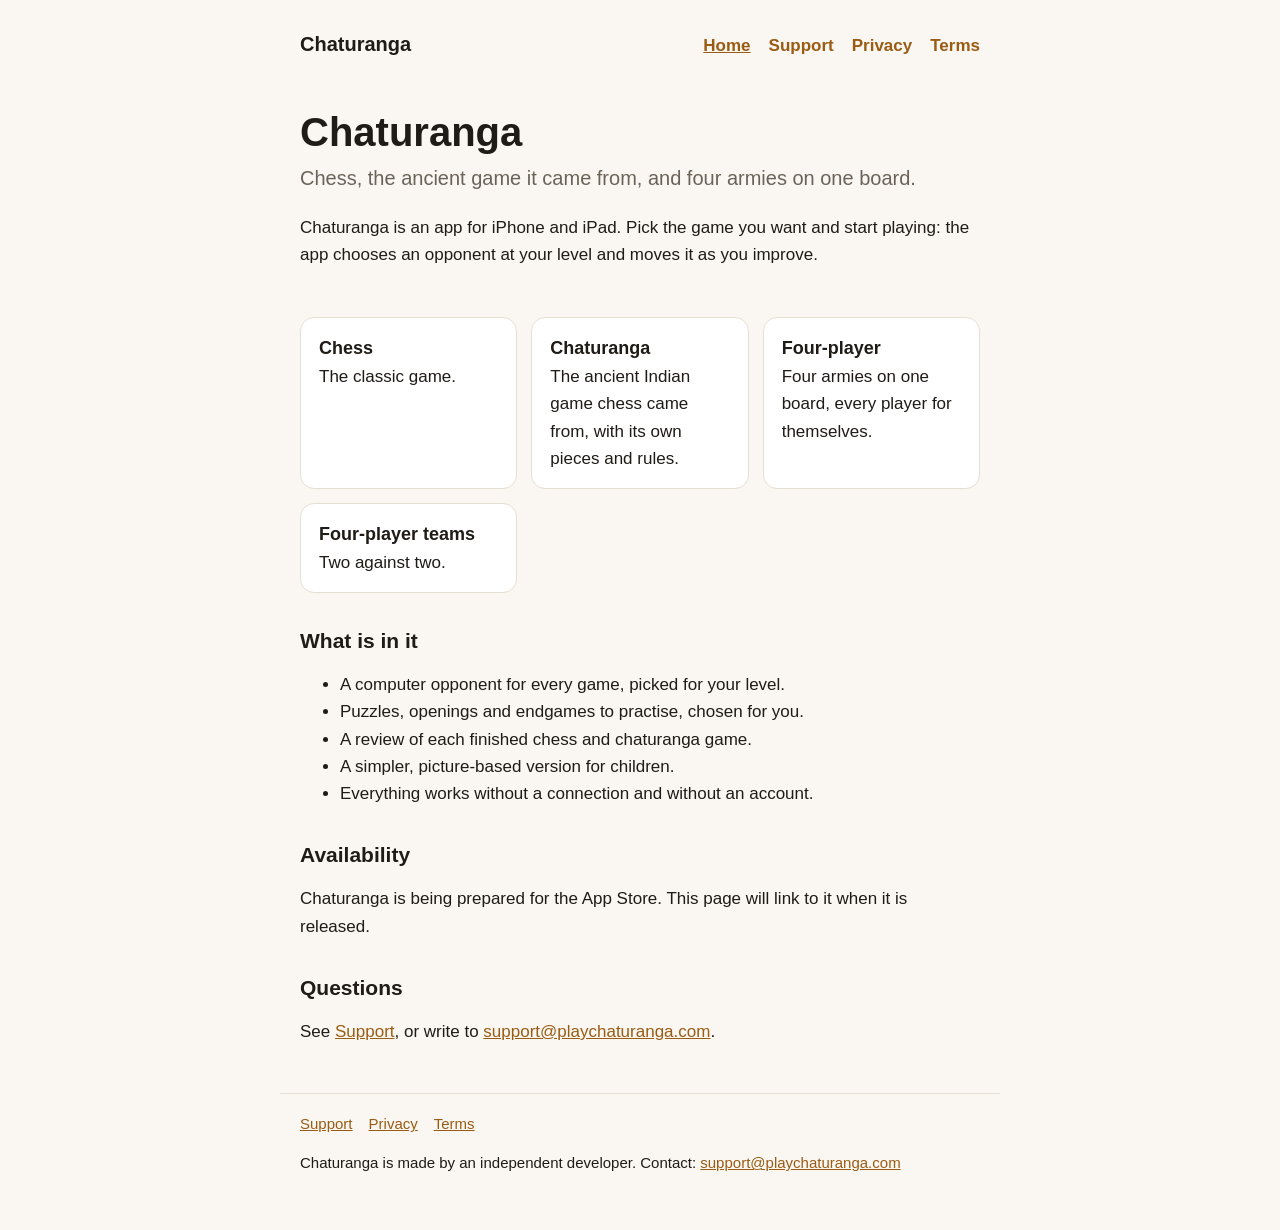
<file: index.html>
<!doctype html>
<html lang="en">
<head>
<meta charset="utf-8">
<meta name="viewport" content="width=device-width, initial-scale=1">
<title>Chaturanga — chess, the ancient game it came from, and four-player play</title>
<meta name="description" content="Chaturanga is an app for chess, the ancient Indian game chess came from, and four-player games, with an opponent that matches your level.">
<link rel="stylesheet" href="/style.css">
</head>
<body>
<header>
<a class="name" href="/">Chaturanga</a>
<nav aria-label="Site"><a href="/" aria-current="page">Home</a><a href="/support/">Support</a><a href="/privacy/">Privacy</a><a href="/terms/">Terms</a></nav>
</header>
<main>
<section class="hero">
<h1>Chaturanga</h1>
<p class="lead">Chess, the ancient game it came from, and four armies on one board.</p>
<p>Chaturanga is an app for iPhone and iPad. Pick the game you want and start playing: the app chooses an opponent at your level and moves it as you improve.</p>
</section>
<ul class="cards">
<li><strong>Chess</strong>The classic game.</li>
<li><strong>Chaturanga</strong>The ancient Indian game chess came from, with its own pieces and rules.</li>
<li><strong>Four-player</strong>Four armies on one board, every player for themselves.</li>
<li><strong>Four-player teams</strong>Two against two.</li>
</ul>
<h2>What is in it</h2>
<ul>
<li>A computer opponent for every game, picked for your level.</li>
<li>Puzzles, openings and endgames to practise, chosen for you.</li>
<li>A review of each finished chess and chaturanga game.</li>
<li>A simpler, picture-based version for children.</li>
<li>Everything works without a connection and without an account.</li>
</ul>
<h2>Availability</h2>
<p>Chaturanga is being prepared for the App Store. This page will link to it when it is released.</p>
<h2>Questions</h2>
<p>See <a href="/support/">Support</a>, or write to <a href="mailto:support@playchaturanga.com">support@playchaturanga.com</a>.</p>
</main>
<footer>
<a href="/support/">Support</a><a href="/privacy/">Privacy</a><a href="/terms/">Terms</a>
<p>Chaturanga is made by an independent developer. Contact: <a href="mailto:support@playchaturanga.com">support@playchaturanga.com</a></p>
</footer>
</body>
</html>
</file>
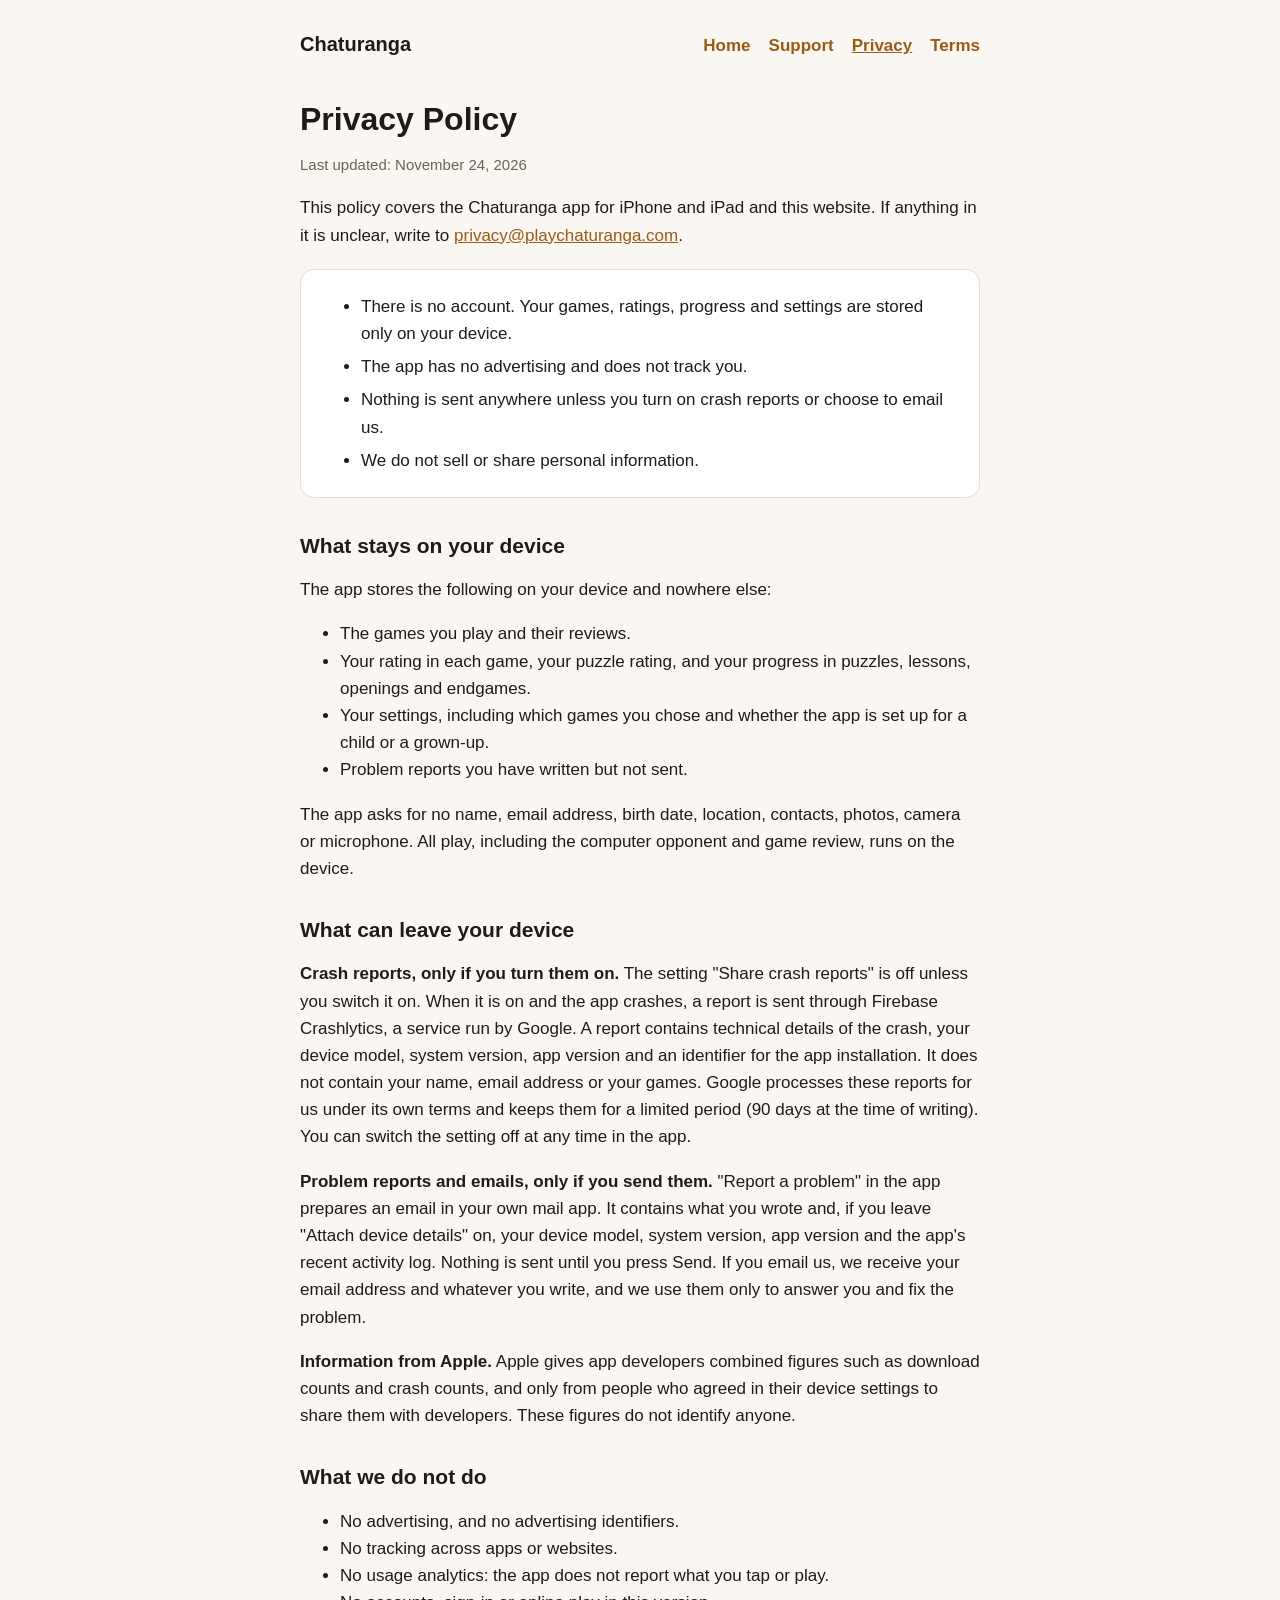
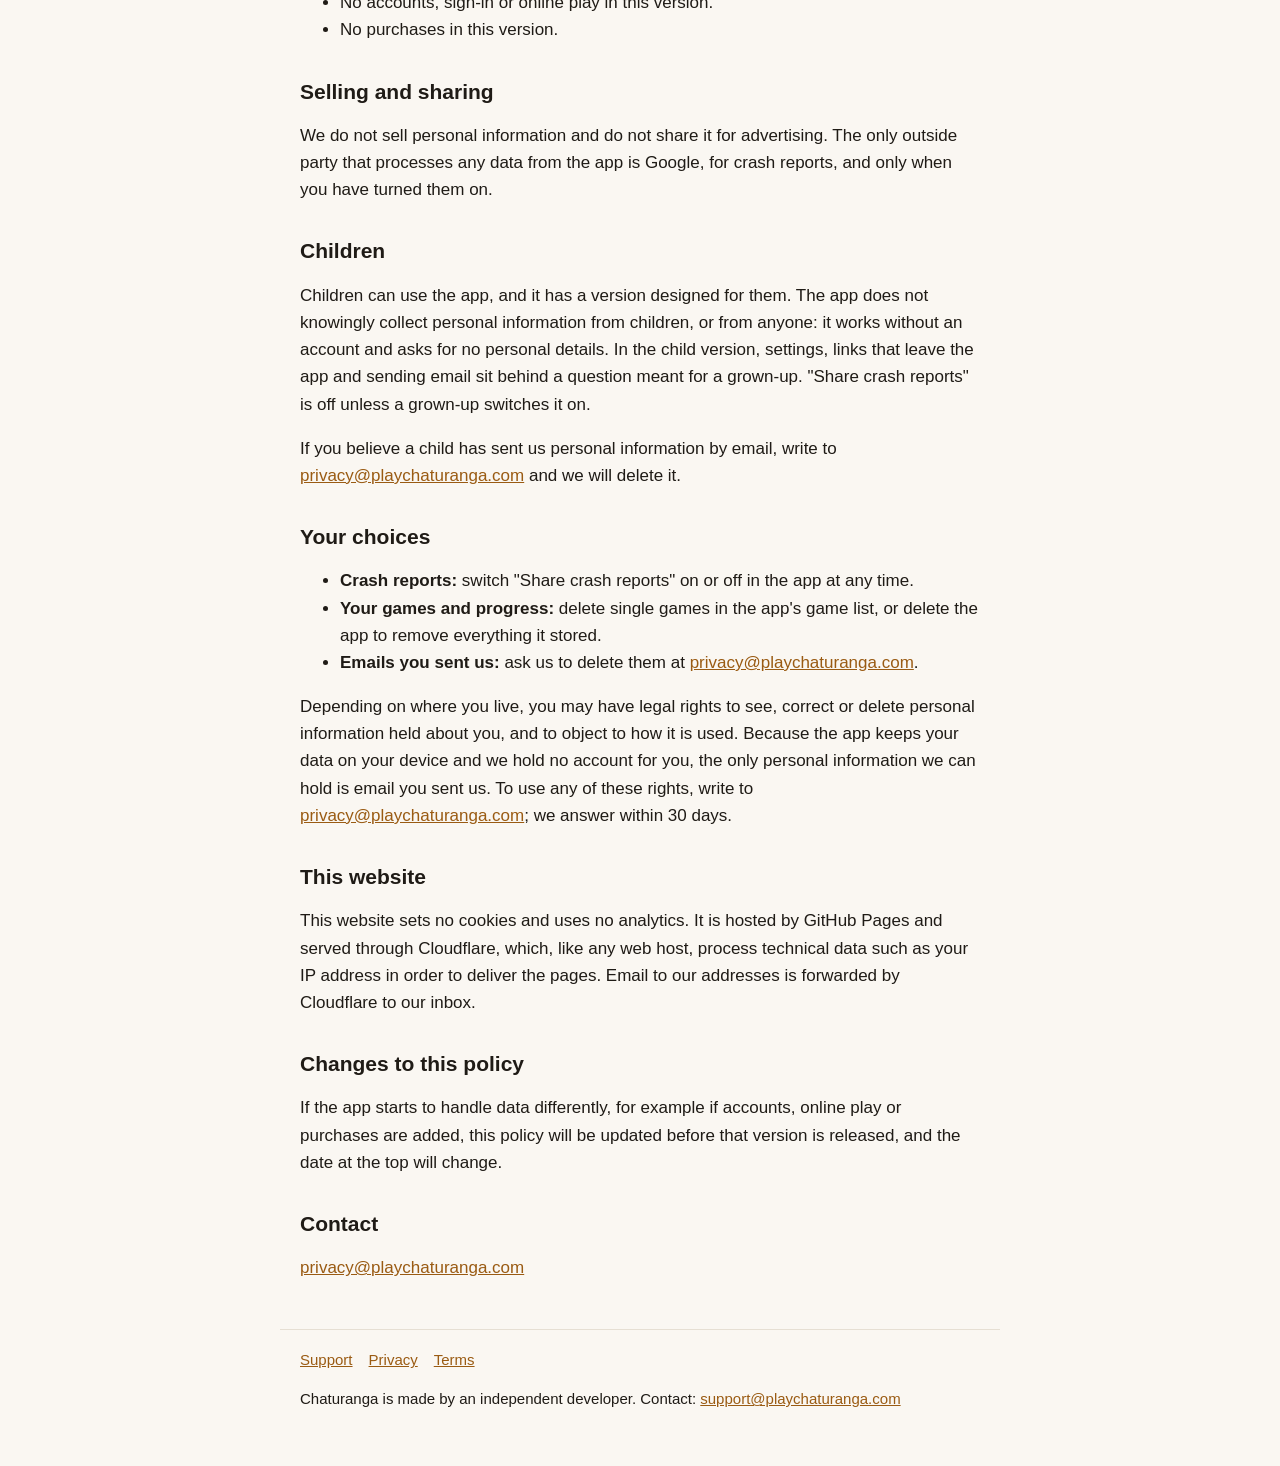
<file: privacy/index.html>
<!doctype html>
<html lang="en">
<head>
<meta charset="utf-8">
<meta name="viewport" content="width=device-width, initial-scale=1">
<title>Privacy Policy — Chaturanga</title>
<meta name="description" content="What the Chaturanga app stores, what can leave your device, and your choices.">
<link rel="stylesheet" href="/style.css">
</head>
<body>
<header>
<a class="name" href="/">Chaturanga</a>
<nav aria-label="Site"><a href="/">Home</a><a href="/support/">Support</a><a href="/privacy/" aria-current="page">Privacy</a><a href="/terms/">Terms</a></nav>
</header>
<main>
<h1>Privacy Policy</h1>
<p class="updated">Last updated: November 24, 2026</p>
<p>This policy covers the Chaturanga app for iPhone and iPad and this website. If anything in it is unclear, write to <a href="mailto:privacy@playchaturanga.com">privacy@playchaturanga.com</a>.</p>
<div class="summary">
<ul>
<li>There is no account. Your games, ratings, progress and settings are stored only on your device.</li>
<li>The app has no advertising and does not track you.</li>
<li>Nothing is sent anywhere unless you turn on crash reports or choose to email us.</li>
<li>We do not sell or share personal information.</li>
</ul>
</div>

<h2 id="on-device">What stays on your device</h2>
<p>The app stores the following on your device and nowhere else:</p>
<ul>
<li>The games you play and their reviews.</li>
<li>Your rating in each game, your puzzle rating, and your progress in puzzles, lessons, openings and endgames.</li>
<li>Your settings, including which games you chose and whether the app is set up for a child or a grown-up.</li>
<li>Problem reports you have written but not sent.</li>
</ul>
<p>The app asks for no name, email address, birth date, location, contacts, photos, camera or microphone. All play, including the computer opponent and game review, runs on the device.</p>

<h2 id="leaves-device">What can leave your device</h2>
<p><strong>Crash reports, only if you turn them on.</strong> The setting "Share crash reports" is off unless you switch it on. When it is on and the app crashes, a report is sent through Firebase Crashlytics, a service run by Google. A report contains technical details of the crash, your device model, system version, app version and an identifier for the app installation. It does not contain your name, email address or your games. Google processes these reports for us under its own terms and keeps them for a limited period (90 days at the time of writing). You can switch the setting off at any time in the app.</p>
<p><strong>Problem reports and emails, only if you send them.</strong> "Report a problem" in the app prepares an email in your own mail app. It contains what you wrote and, if you leave "Attach device details" on, your device model, system version, app version and the app's recent activity log. Nothing is sent until you press Send. If you email us, we receive your email address and whatever you write, and we use them only to answer you and fix the problem.</p>
<p><strong>Information from Apple.</strong> Apple gives app developers combined figures such as download counts and crash counts, and only from people who agreed in their device settings to share them with developers. These figures do not identify anyone.</p>

<h2 id="do-not">What we do not do</h2>
<ul>
<li>No advertising, and no advertising identifiers.</li>
<li>No tracking across apps or websites.</li>
<li>No usage analytics: the app does not report what you tap or play.</li>
<li>No accounts, sign-in or online play in this version.</li>
<li>No purchases in this version.</li>
</ul>

<h2 id="do-not-sell">Selling and sharing</h2>
<p>We do not sell personal information and do not share it for advertising. The only outside party that processes any data from the app is Google, for crash reports, and only when you have turned them on.</p>

<h2 id="children">Children</h2>
<p>Children can use the app, and it has a version designed for them. The app does not knowingly collect personal information from children, or from anyone: it works without an account and asks for no personal details. In the child version, settings, links that leave the app and sending email sit behind a question meant for a grown-up. "Share crash reports" is off unless a grown-up switches it on.</p>
<p>If you believe a child has sent us personal information by email, write to <a href="mailto:privacy@playchaturanga.com">privacy@playchaturanga.com</a> and we will delete it.</p>

<h2 id="choices">Your choices</h2>
<ul>
<li><strong>Crash reports:</strong> switch "Share crash reports" on or off in the app at any time.</li>
<li><strong>Your games and progress:</strong> delete single games in the app's game list, or delete the app to remove everything it stored.</li>
<li><strong>Emails you sent us:</strong> ask us to delete them at <a href="mailto:privacy@playchaturanga.com">privacy@playchaturanga.com</a>.</li>
</ul>
<p>Depending on where you live, you may have legal rights to see, correct or delete personal information held about you, and to object to how it is used. Because the app keeps your data on your device and we hold no account for you, the only personal information we can hold is email you sent us. To use any of these rights, write to <a href="mailto:privacy@playchaturanga.com">privacy@playchaturanga.com</a>; we answer within 30 days.</p>

<h2 id="website">This website</h2>
<p>This website sets no cookies and uses no analytics. It is hosted by GitHub Pages and served through Cloudflare, which, like any web host, process technical data such as your IP address in order to deliver the pages. Email to our addresses is forwarded by Cloudflare to our inbox.</p>

<h2 id="changes">Changes to this policy</h2>
<p>If the app starts to handle data differently, for example if accounts, online play or purchases are added, this policy will be updated before that version is released, and the date at the top will change.</p>

<h2 id="contact">Contact</h2>
<p><a href="mailto:privacy@playchaturanga.com">privacy@playchaturanga.com</a></p>
</main>
<footer>
<a href="/support/">Support</a><a href="/privacy/">Privacy</a><a href="/terms/">Terms</a>
<p>Chaturanga is made by an independent developer. Contact: <a href="mailto:support@playchaturanga.com">support@playchaturanga.com</a></p>
</footer>
</body>
</html>
</file>
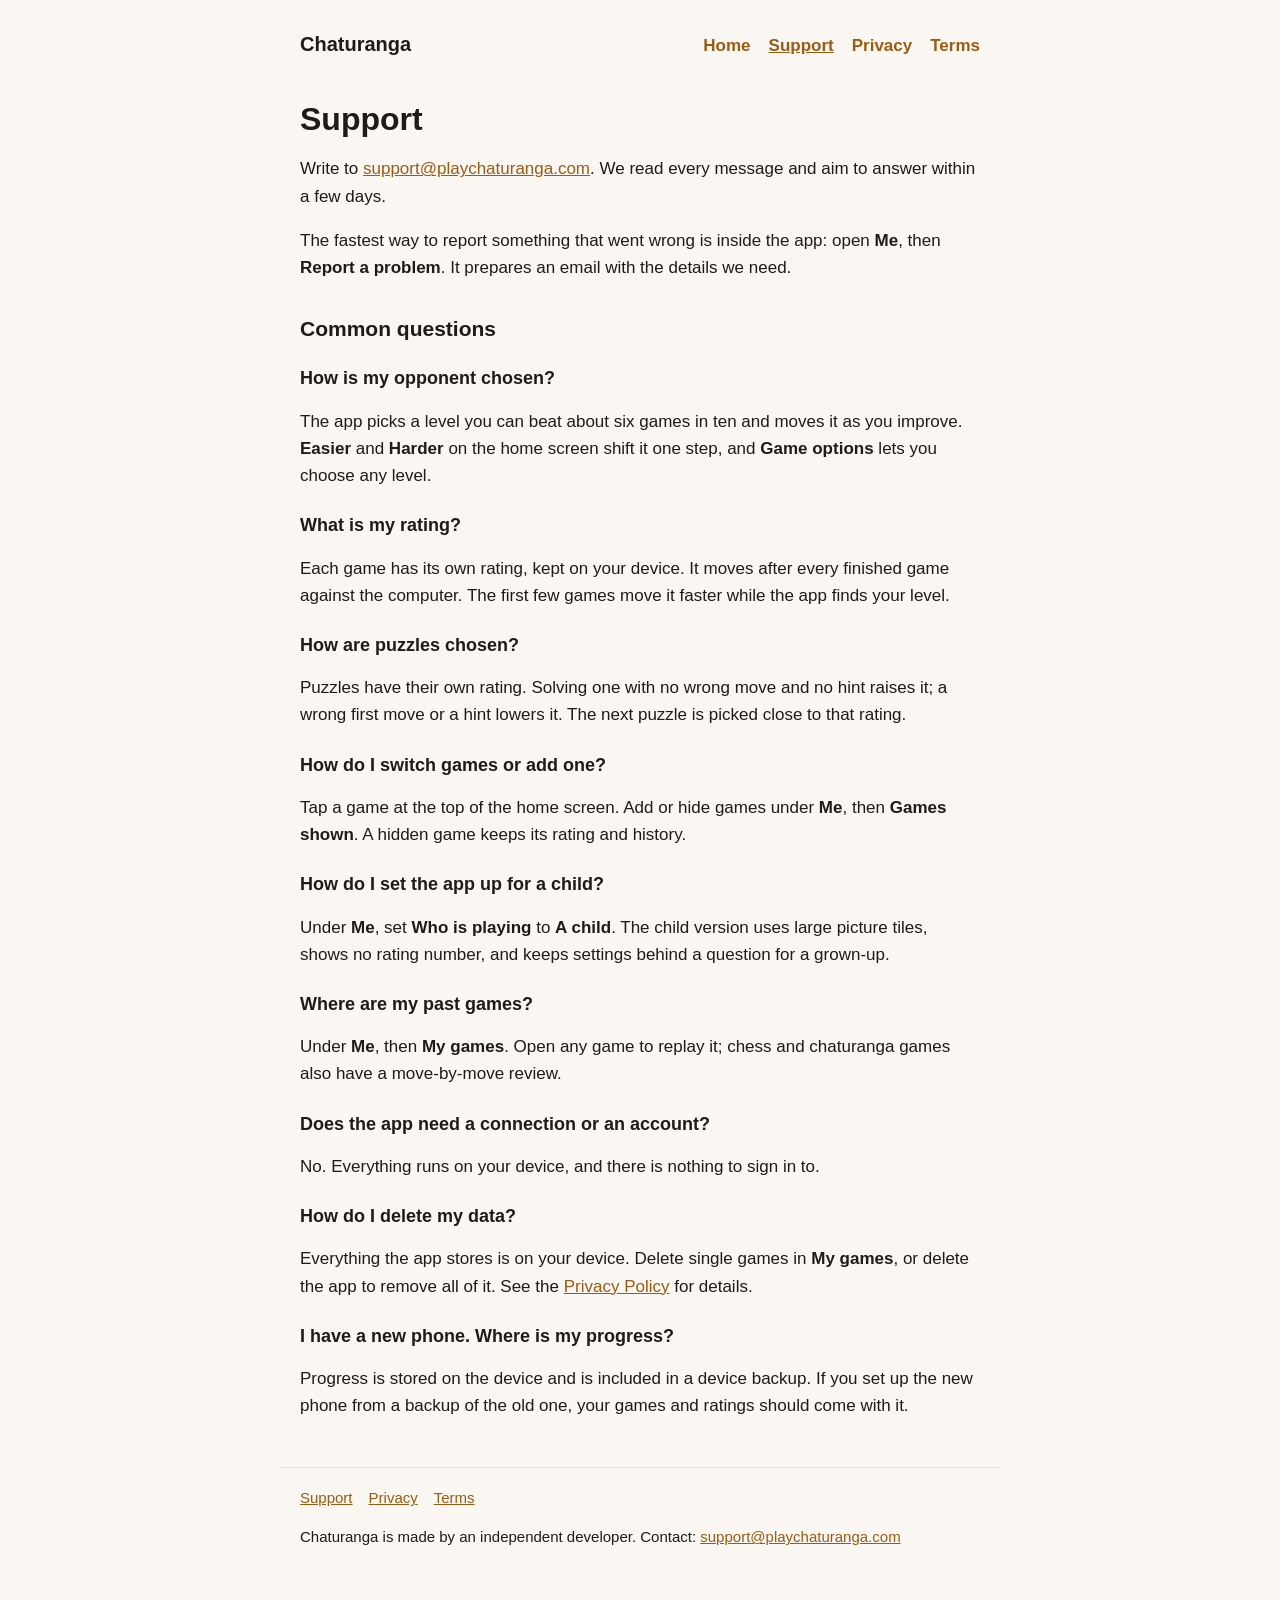
<file: support/index.html>
<!doctype html>
<html lang="en">
<head>
<meta charset="utf-8">
<meta name="viewport" content="width=device-width, initial-scale=1">
<title>Support — Chaturanga</title>
<meta name="description" content="Help with the Chaturanga app: common questions and how to reach us.">
<link rel="stylesheet" href="/style.css">
</head>
<body>
<header>
<a class="name" href="/">Chaturanga</a>
<nav aria-label="Site"><a href="/">Home</a><a href="/support/" aria-current="page">Support</a><a href="/privacy/">Privacy</a><a href="/terms/">Terms</a></nav>
</header>
<main>
<h1>Support</h1>
<p>Write to <a href="mailto:support@playchaturanga.com">support@playchaturanga.com</a>. We read every message and aim to answer within a few days.</p>
<p>The fastest way to report something that went wrong is inside the app: open <strong>Me</strong>, then <strong>Report a problem</strong>. It prepares an email with the details we need.</p>

<h2>Common questions</h2>
<h3>How is my opponent chosen?</h3>
<p>The app picks a level you can beat about six games in ten and moves it as you improve. <strong>Easier</strong> and <strong>Harder</strong> on the home screen shift it one step, and <strong>Game options</strong> lets you choose any level.</p>
<h3>What is my rating?</h3>
<p>Each game has its own rating, kept on your device. It moves after every finished game against the computer. The first few games move it faster while the app finds your level.</p>
<h3>How are puzzles chosen?</h3>
<p>Puzzles have their own rating. Solving one with no wrong move and no hint raises it; a wrong first move or a hint lowers it. The next puzzle is picked close to that rating.</p>
<h3>How do I switch games or add one?</h3>
<p>Tap a game at the top of the home screen. Add or hide games under <strong>Me</strong>, then <strong>Games shown</strong>. A hidden game keeps its rating and history.</p>
<h3>How do I set the app up for a child?</h3>
<p>Under <strong>Me</strong>, set <strong>Who is playing</strong> to <strong>A child</strong>. The child version uses large picture tiles, shows no rating number, and keeps settings behind a question for a grown-up.</p>
<h3>Where are my past games?</h3>
<p>Under <strong>Me</strong>, then <strong>My games</strong>. Open any game to replay it; chess and chaturanga games also have a move-by-move review.</p>
<h3>Does the app need a connection or an account?</h3>
<p>No. Everything runs on your device, and there is nothing to sign in to.</p>
<h3>How do I delete my data?</h3>
<p>Everything the app stores is on your device. Delete single games in <strong>My games</strong>, or delete the app to remove all of it. See the <a href="/privacy/">Privacy Policy</a> for details.</p>
<h3>I have a new phone. Where is my progress?</h3>
<p>Progress is stored on the device and is included in a device backup. If you set up the new phone from a backup of the old one, your games and ratings should come with it.</p>
</main>
<footer>
<a href="/support/">Support</a><a href="/privacy/">Privacy</a><a href="/terms/">Terms</a>
<p>Chaturanga is made by an independent developer. Contact: <a href="mailto:support@playchaturanga.com">support@playchaturanga.com</a></p>
</footer>
</body>
</html>
</file>
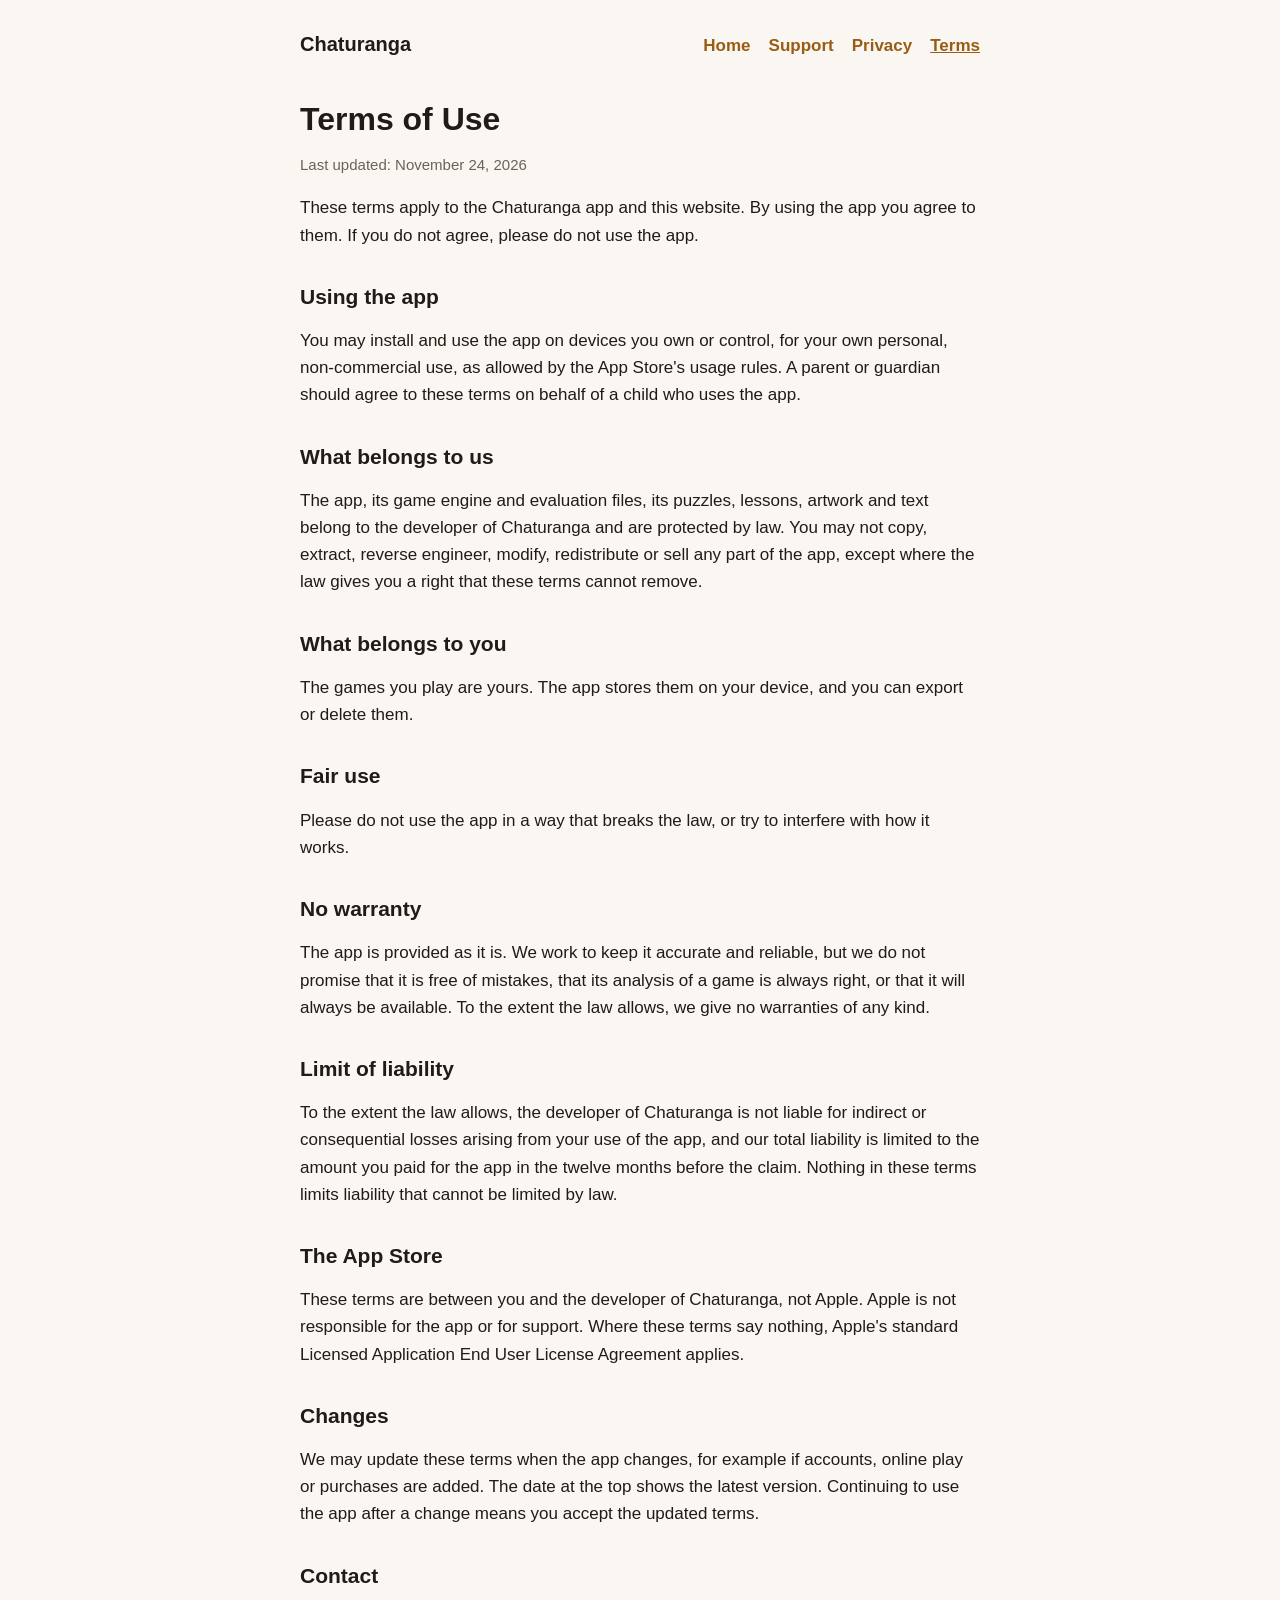
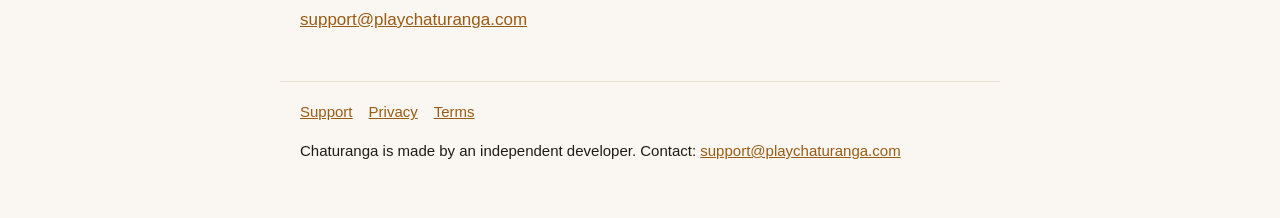
<file: terms/index.html>
<!doctype html>
<html lang="en">
<head>
<meta charset="utf-8">
<meta name="viewport" content="width=device-width, initial-scale=1">
<title>Terms of Use — Chaturanga</title>
<meta name="description" content="The terms for using the Chaturanga app and this website.">
<link rel="stylesheet" href="/style.css">
</head>
<body>
<header>
<a class="name" href="/">Chaturanga</a>
<nav aria-label="Site"><a href="/">Home</a><a href="/support/">Support</a><a href="/privacy/">Privacy</a><a href="/terms/" aria-current="page">Terms</a></nav>
</header>
<main>
<h1>Terms of Use</h1>
<p class="updated">Last updated: November 24, 2026</p>
<p>These terms apply to the Chaturanga app and this website. By using the app you agree to them. If you do not agree, please do not use the app.</p>

<h2>Using the app</h2>
<p>You may install and use the app on devices you own or control, for your own personal, non-commercial use, as allowed by the App Store's usage rules. A parent or guardian should agree to these terms on behalf of a child who uses the app.</p>

<h2>What belongs to us</h2>
<p>The app, its game engine and evaluation files, its puzzles, lessons, artwork and text belong to the developer of Chaturanga and are protected by law. You may not copy, extract, reverse engineer, modify, redistribute or sell any part of the app, except where the law gives you a right that these terms cannot remove.</p>

<h2>What belongs to you</h2>
<p>The games you play are yours. The app stores them on your device, and you can export or delete them.</p>

<h2>Fair use</h2>
<p>Please do not use the app in a way that breaks the law, or try to interfere with how it works.</p>

<h2>No warranty</h2>
<p>The app is provided as it is. We work to keep it accurate and reliable, but we do not promise that it is free of mistakes, that its analysis of a game is always right, or that it will always be available. To the extent the law allows, we give no warranties of any kind.</p>

<h2>Limit of liability</h2>
<p>To the extent the law allows, the developer of Chaturanga is not liable for indirect or consequential losses arising from your use of the app, and our total liability is limited to the amount you paid for the app in the twelve months before the claim. Nothing in these terms limits liability that cannot be limited by law.</p>

<h2>The App Store</h2>
<p>These terms are between you and the developer of Chaturanga, not Apple. Apple is not responsible for the app or for support. Where these terms say nothing, Apple's standard Licensed Application End User License Agreement applies.</p>

<h2>Changes</h2>
<p>We may update these terms when the app changes, for example if accounts, online play or purchases are added. The date at the top shows the latest version. Continuing to use the app after a change means you accept the updated terms.</p>

<h2>Contact</h2>
<p><a href="mailto:support@playchaturanga.com">support@playchaturanga.com</a></p>
</main>
<footer>
<a href="/support/">Support</a><a href="/privacy/">Privacy</a><a href="/terms/">Terms</a>
<p>Chaturanga is made by an independent developer. Contact: <a href="mailto:support@playchaturanga.com">support@playchaturanga.com</a></p>
</footer>
</body>
</html>
</file>
<file: style.css>
:root {
  --bg: #faf7f2; --card: #ffffff; --ink: #1f1b16; --muted: #6b635a; --line: #e6dfd3; --accent: #9a5b13;
}
@media (prefers-color-scheme: dark) {
  :root { --bg: #171512; --card: #211e1a; --ink: #f1ece4; --muted: #a79f93; --line: #37322b; --accent: #e0a458; }
}
* { box-sizing: border-box; }
html { -webkit-text-size-adjust: 100%; }
body {
  margin: 0; background: var(--bg); color: var(--ink);
  font: 17px/1.6 -apple-system, BlinkMacSystemFont, "Segoe UI", Roboto, Helvetica, Arial, sans-serif;
}
header, main, footer { max-width: 720px; margin: 0 auto; padding: 0 20px; }
header { padding-top: 28px; padding-bottom: 12px; display: flex; flex-wrap: wrap; gap: 8px 20px; align-items: baseline; }
header .name { font-weight: 800; font-size: 20px; color: var(--ink); text-decoration: none; margin-right: auto; }
header nav { display: flex; flex-wrap: wrap; gap: 4px 18px; }
a { color: var(--accent); }
header nav a { text-decoration: none; font-weight: 600; }
header nav a[aria-current="page"] { text-decoration: underline; }
h1 { font-size: 32px; line-height: 1.2; margin: 28px 0 6px; }
h2 { font-size: 21px; line-height: 1.3; margin: 34px 0 8px; }
p, li { color: var(--ink); }
.updated, .muted { color: var(--muted); font-size: 15px; }
.summary { background: var(--card); border: 1px solid var(--line); border-radius: 14px; padding: 6px 20px; margin: 20px 0; }
.summary li { margin: 6px 0; }
.hero { padding: 36px 0 8px; }
.hero h1 { font-size: 40px; margin-top: 0; }
.hero p.lead { font-size: 20px; color: var(--muted); margin-top: 0; }
.cards { display: grid; grid-template-columns: repeat(auto-fit, minmax(200px, 1fr)); gap: 14px; margin: 24px 0; padding: 0; list-style: none; }
.cards li { background: var(--card); border: 1px solid var(--line); border-radius: 14px; padding: 16px 18px; }
.cards strong { display: block; font-size: 18px; }
footer { border-top: 1px solid var(--line); margin-top: 48px; padding-top: 18px; padding-bottom: 40px; color: var(--muted); font-size: 15px; }
footer a { margin-right: 16px; }
h3 { font-size: 18px; line-height: 1.35; margin: 24px 0 4px; }
</file>
